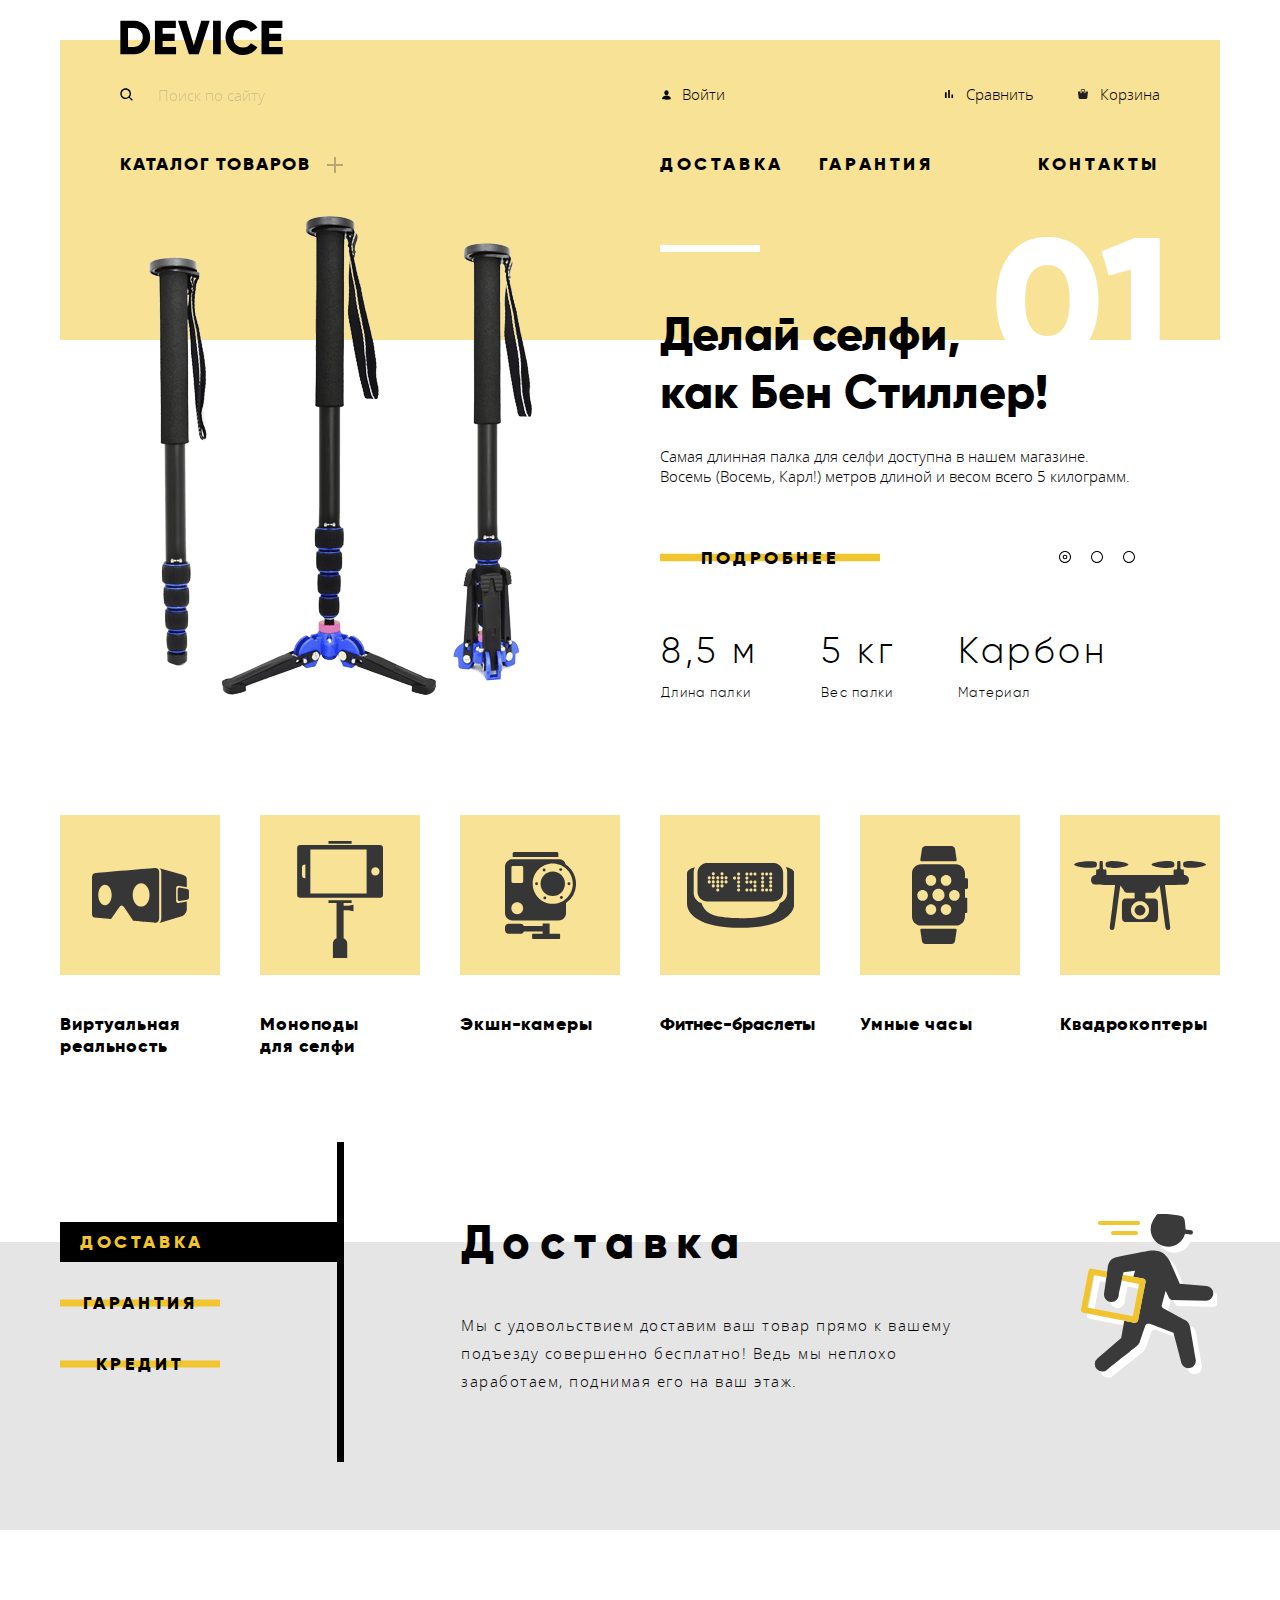
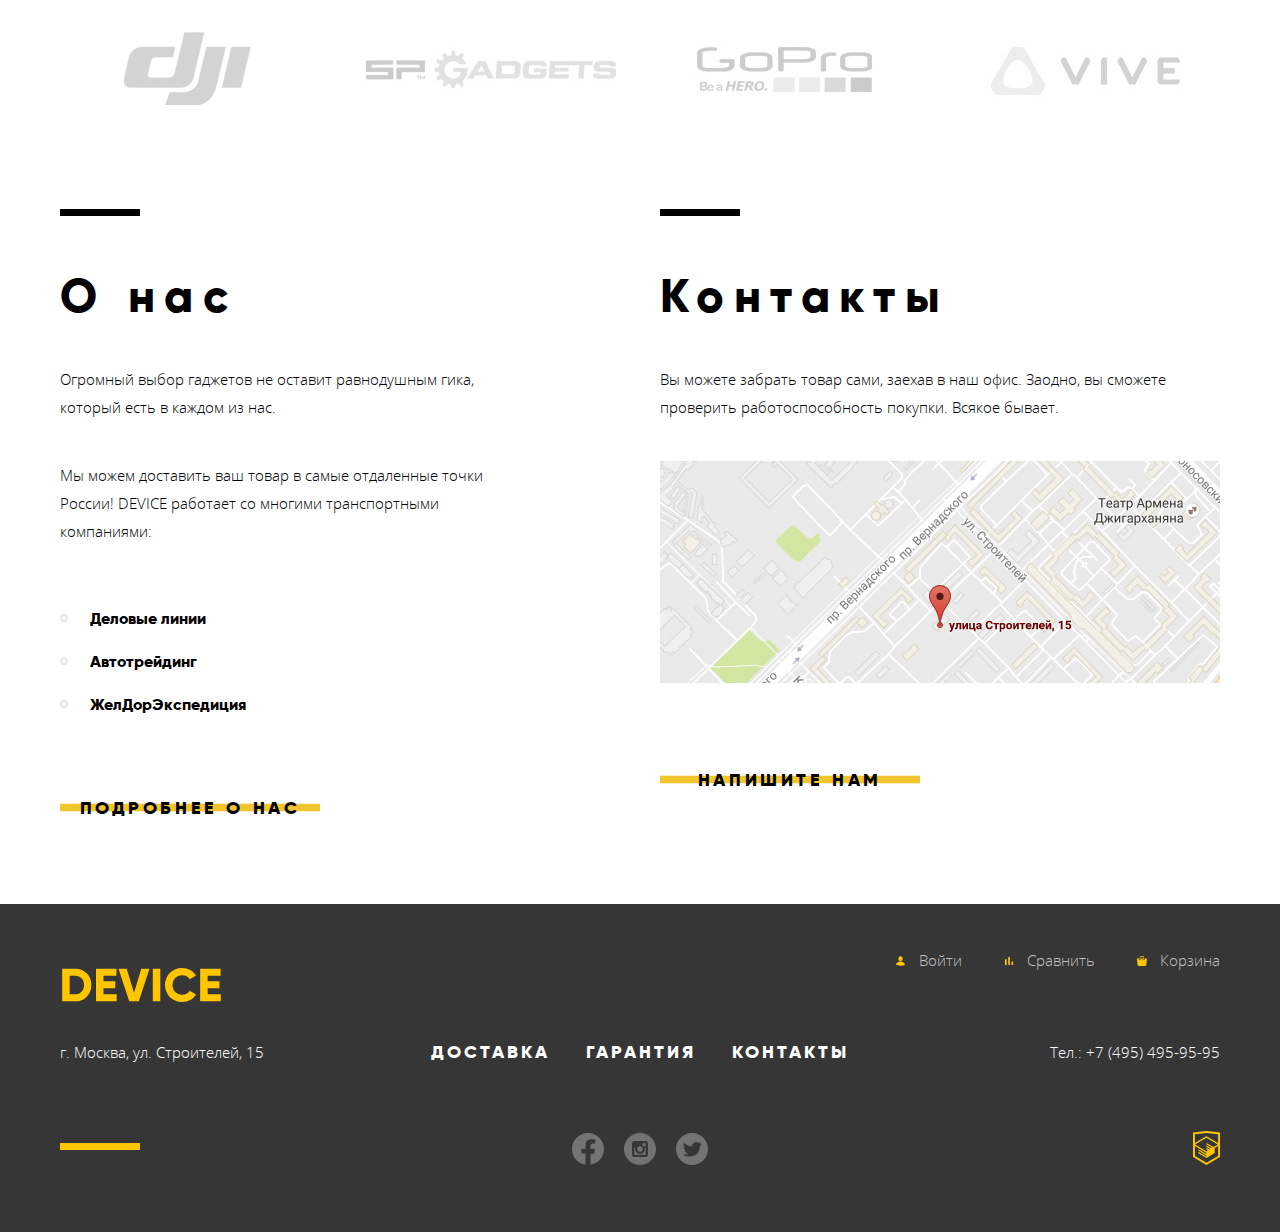
<file: index.html>
<!DOCTYPE html>
<html class="page" lang="ru">

<head>
  <meta charset="utf-8">
  <title>HTML Academy: Девайс</title>
  <link href="css/normalize.css" rel="stylesheet">
  <link href="css/style.min.css" rel="stylesheet">
</head>

<body class="page-body">
  <header class="main-header container">
    <nav class="main-navigation">
      <a class="main-header-logo">
        <img src="img/logo/logo-device.svg" width="163" height="38" alt="Логотип магазина Девайс">
      </a>
      <div class="header-container">
        <form class="search-form" action="https://echo.htmlacademy.ru" method="post">
          <label for="search"></label>
          <input id="search" aria-label="поиск" type="text" name="key-word" placeholder="Поиск по сайту">
          <button class="simple-button" type="submit">Найти</button>
        </form>

        <ul class="user-navigation">
          <li><a href="#" class="login-link">Войти</a></li>
        </ul>

        <ul class="compare-basket-navigation">
          <li><a href="#" class="compare-link">Сравнить</a></li>
          <li><a href="#" class="basket-link">Корзина</a></li>
        </ul>
      </div>

      <ul class="site-navigation">
        <li class="main-menu">
          <a href="catalog.html" class="catalog">Каталог товаров</a>
          <div class="catalog-menu">
            <ul class="catalog-menu-list">
              <li><a href="#">Виртуальная реальность</a></li>
              <li><a href="catalog.html">Моноподы для селфи</a></li>
              <li><a href="#">Экшн-камеры</a></li>
            </ul>
            <ul class="catalog-menu-list">
              <li><a href="#">Фитнес-браслеты</a></li>
              <li><a href="#">Умные часы</a></li>
            </ul>
            <ul class="catalog-menu-list">
              <li><a href="#">Квадрокоптеры</a></li>
            </ul>
          </div>
        </li>
        <li class="main-menu"><a href="#">Доставка</a></li>
        <li class="main-menu"><a href="#">Гарантия</a></li>
        <li class="main-menu"><a href="#">Контакты</a></li>
      </ul>
    </nav>
  </header>

  <main>
    <h1 class="visually-hidden">Девайс</h1>

    <section class="slider container">
      <h2 class="visually-hidden">Топовые товары</h2>

      <ul class="slider-list">
        <li class="slide slide-1 slide-current" id="slide1">
          <div class="slide-picture">
            <img src="img/bg/slider-1.png" width="384" height="486" alt="Палка для селфи">
          </div>

          <div class="slide-details striped">
            <p class="slide-number">01</p>

            <h3>Делай селфи,<br> как Бен Стиллер!</h3>

            <p class="slide-comment">Самая длинная палка для селфи доступна в нашем магазине.<br>
              Восемь (Восемь, Карл!) метров длиной и весом всего 5 килограмм.</p>

            <a class="button" href="#">Подробнее</a>

            <table class="slide-description">
              <tr class="slide-description-numbers">
                <td class="slide-description-length" aria-labelledby="comment-product1-length">8,5 м</td>
                <td class="slide-description-weight" aria-labelledby="comment-product1-weight">5 кг</td>
                <td class="slide-description-material" aria-labelledby="comment-product1-material">Карбон</td>
              </tr>
              <tr class="slide-description-numbers-comment">
                <td id="comment-product1-length">Длина палки</td>
                <td id="comment-product1-weight">Вес палки</td>
                <td id="comment-product1-material">Материал</td>
              </tr>
            </table>
          </div>
        </li>

        <li class="slide slide-2" id="slide2">
          <div class="slide-picture">
            <img src="img/bg/slider-2.png" width="345" height="485" alt="Фитнес-браслет">
          </div>

          <div class="slide-details striped">
            <p class="slide-number">02</p>

            <h3>Худеем<br>правильно!</h3>

            <p class="slide-comment">Мотивирующие фитнес-браслеты помогут найти в себе силы<br>
              не пропускать занятия и соблюдать диету.</p>

            <a class="button" href="#">Подробнее</a>

            <table class="slide-description">
              <tr class="slide-description-numbers">
                <td class="slide-description-battery" aria-labelledby="comment-product2-battery">48 часов</td>
              </tr>
              <tr class="slide-description-numbers-comment">
                <td id="comment-product2-battery">Без подзарядки</td>
              </tr>
            </table>
          </div>
        </li>

        <li class="slide slide-3" id="slide3">
          <div class="slide-picture">
            <img src="img/bg/slider-3.png" width="526" height="334" alt="Квадрокоптер">
          </div>

          <div class="slide-details striped">
            <p class="slide-number">03</p>

            <h3>Порхает как бабочка,<br>жалит как пчела!</h3>

            <p class="slide-comment">Этот обычный, на первый взгляд, квадрокоптер оснащен <br>
              мощным лазером, замаскированным под стандартную камеру.</p>

            <a class="button" href="#">Подробнее</a>

            <table class="slide-description">
              <tr class="slide-description-numbers">
                <td class="slide-description-distance" aria-labelledby="comment-product3-distance">800 м</td>
                <td class="slide-description-radius" aria-labelledby="comment-product3-radius">50 м</td>
              </tr>
              <tr class="slide-description-numbers-comment">
                <td id="comment-product3-distance">Дальность полета</td>
                <td id="comment-product3-radius">Радиус поражения</td>
              </tr>
            </table>
          </div>
        </li>
      </ul>

      <div class="slider-controls">
        <button class="dot current" type="button" aria-label="Первый слайд" data-slide-index="0"></button>
        <button class="dot" type="button" aria-label="Второй слайд" data-slide-index="1"></button>
        <button class="dot" type="button" aria-label="Третий слайд" data-slide-index="2"></button>
      </div>
    </section>

    <section class="popular-products container">
      <h2 class="visually-hidden">Популярные товары</h2>

      <ul class="products-list">
        <li class="product">
          <a href="#" class="product-link product-link-virtual">Виртуальная реальность</a>
        </li>

        <li class="product">
          <a href="#" class="product-link product-link-monopods">Моноподы<br>для селфи</a>
        </li>

        <li class="product">
          <a href="#" class="product-link product-link-camera">Экшн-камеры</a>
        </li>

        <li class="product">
          <a href="#" class="product-link product-link-bracelet">Фитнес-браслеты</a>
        </li>

        <li class="product">
          <a href="#" class="product-link product-link-smart-watch">Умные часы</a>
        </li>

        <li class="product">
          <a href="#" class="product-link product-link-quadrocopters">Квадрокоптеры</a>
        </li>
      </ul>
    </section>

    <section class="services">
      <div class="container">
        <h2 class="visually-hidden">Услуги</h2>

        <div class="services-list-slides">
          <ul class="services-list">
            <li><button class="services-item button services-item-active" type="button" data-button-index="0">Доставка</button></li>
            <li><button class="services-item button" type="button" data-button-index="1">Гарантия</button></li>
            <li><button class="services-item button" type="button" data-button-index="2">Кредит</button></li>
          </ul>

          <ul class="services-slides">
            <li class="services-slide services-slide1 services-slide-current">
              <div class="services-slide-description">
                <h3>Доставка</h3>

                <p>Мы с удовольствием доставим ваш товар прямо к вашему<br>
                  подъезду совершенно бесплатно! Ведь мы неплохо<br>
                  заработаем, поднимая его на ваш этаж.</p>
              </div>
            </li>

            <li class="services-slide services-slide2">
              <div class="services-slide-description">
                <h3>Гарантия</h3>

                <p>Если из-за возгорания купленного у нас товара у вас сгорит дом —<br>
                  не переживайте, мы выдадим вам новый<br>
                  Товар, не дом, конечно же.</p>
              </div>
            </li>

            <li class="services-slide services-slide3">
              <div class="services-slide-description">
                <h3>Кредит</h3>

                <p>Залезть в долговую яму стало проще! Кредитные консультанты<br>
                  подберут для вас наиболее выгодные<br>
                  условия кредита. Выгодные для нашего банка, разумеется.</p>
              </div>
            </li>
          </ul>
        </div>
      </div>
    </section>

    <section class="partners container">
      <h2 class="visually-hidden">Партнеры</h2>
      <ul class="partner-list">
        <li class="partner"><a href="#" target="_blank"><img src="img/logo/logo-dji.png" width="260" height="100" alt="Партнер DJI"></a></li>
        <li class="partner"><a href="#" target="_blank"><img src="img/logo/logo-gadjets.png" width="260" height="100" alt="Партнер SP GADGETS"></a></li>
        <li class="partner"><a href="#" target="_blank"><img src="img/logo/logo-gopro.png" width="260" height="100" alt="Партнер GoPro"></a></li>
        <li class="partner"><a href="#" target="_blank"><img src="img/logo/logo-vive.png" width="260" height="100" alt="Партнер VIVE"></a></li>
      </ul>
    </section>

    <div class="index-columns firm-contacts container">
      <section class="about_firm">
        <h2 class="striped">О нас</h2>
        <p>Огромный выбор гаджетов не оставит равнодушным гика, который есть в каждом из нас.</p>
        <p>Мы можем доставить ваш товар в самые отдаленные точки России! DEVICE работает со многими транспортными
          компаниями:</p>
        <ul class="transport-firm-list">
          <li class="transport-firm-item">Деловые линии</li>
          <li class="transport-firm-item">Автотрейдинг</li>
          <li class="transport-firm-item">ЖелДорЭкспедиция</li>
        </ul>

        <a class="button" href="#">Подробнее о нас</a>
      </section>

      <section class="contacts">
        <h2 class="striped">Контакты</h2>
        <p>Вы можете забрать товар сами, заехав в наш офис. Заодно, вы сможете проверить работоспособность покупки.
          Всякое
          бывает.</p>

        <p class="contacts-map">
          <a href="https://www.google.com/maps/" class="contacts-map-link" target="_blank"><img src="img/content/map.png" width="560" height="222" alt="Адрес на карте - ул. Строителей 15, Москва"></a>
        </p>
        <a class="button write-to-us-link" href="write_to_us.html">Напишите нам</a>
      </section>
    </div>
  </main>

  <footer class="main-footer">
    <div class="container">
      <div class="container-row-1">
        <a class="main-footer-logo">
          <svg xmlns="http://www.w3.org/2000/svg" width="163" height="34" viewBox="0 0 164 35">
            <path d="m0.35 0.7v33.6h13.532a15.723 15.723 0 0 0 11.72-4.824 16.464 16.464 0 0 0 4.712-11.976 16.465 16.465 0 0 0-4.712-11.976 15.723 15.723 0 0 0-11.72-4.824zm7.733 26.208v-18.819h5.8a8.648 8.648 0 0 1 6.5 2.568 9.412 9.412 0 0 1 2.489 6.84 9.41 9.41 0 0 1-2.489 6.84 8.646 8.646 0 0 1-6.5 2.568h-5.8zm34.8-5.952h12.082v-7.3h-12.086v-5.567h13.291v-7.389h-21.024v33.6h21.265v-7.392h-13.532v-5.952zm36.343 13.344 11.019-33.6h-8.458l-7.491 24.72-7.491-24.72h-8.457l11.019 33.6zm14.4 0h7.733v-33.6h-7.733zm38.615-1.416a15.514 15.514 0 0 0 6.041-5.688l-6.67-3.84a7.488 7.488 0 0 1-3.165 3.024 9.874 9.874 0 0 1-4.664 1.1 9.594 9.594 0 0 1-7.177-2.736 9.907 9.907 0 0 1-2.682-7.248 9.908 9.908 0 0 1 2.682-7.248 9.594 9.594 0 0 1 7.177-2.736 9.914 9.914 0 0 1 4.64 1.08 7.6 7.6 0 0 1 3.189 3.048l6.67-3.84a15.881 15.881 0 0 0-6.09-5.688 17.419 17.419 0 0 0-8.409-2.088 17.12 17.12 0 0 0-17.592 17.472 17.12 17.12 0 0 0 17.589 17.476 17.519 17.519 0 0 0 8.458-2.088zm17.881-11.928h12.082v-7.3h-12.085v-5.567h13.29v-7.389h-21.022v33.6h21.264v-7.392h-13.532v-5.952z" />
          </svg>
        </a>

        <ul class="container-row-1-links">
          <li><a href="#" class="footer-link login-footer-link">Войти</a></li>
          <li><a href="#" class="footer-link compare-footer-link">Сравнить</a></li>
          <li><a href="#" class="footer-link basket-footer-link">Корзина</a></li>
        </ul>
      </div>

      <div class="container-row-2">
        <p class="footer-contacts-address">г. Москва, ул. Строителей, 15</p>

        <ul class="footer-services-list">
          <li class="footer-services-item"><a href="#">Доставка</a></li>
          <li class="footer-services-item"><a href="#">Гарантия</a></li>
          <li class="footer-services-item"><a href="#">Контакты</a></li>
        </ul>

        <a class="footer-contacts-telephone" href="tel:+74954959595">Тел.: +7 (495) 495-95-95</a>
      </div>

      <div class="container-row-3 striped">
        <ul class="footer-social">
          <li>
            <a class="social-button link-fb" href="#"><span class="visually-hidden">Фейсбук</span></a>
          </li>
          <li>
            <a class="social-button link-instagram" href="#"><span class="visually-hidden">Инстаграм</span></a>
          </li>
          <li>
            <a class="social-button link-twitter" href="#"><span class="visually-hidden">Твитер</span></a>
          </li>
        </ul>

        <a class="logo-htmlacademy" href="https://htmlacademy.ru/intensive/htmlcss" target="_blank">
          <img src="img/logo/logo-html.svg" width="27" height="35" alt="Логотип html Академии">
        </a>
      </div>
    </div>
  </footer>

  <section class="modal modal-letter">
    <h2 class="visually-hidden">Напишите нам</h2>
    <form class="letter-form" action="https://echo.htmlacademy.ru" method="post">
      <div class="letter-item-container">

        <p class="letter-item">
          <label for="letter-name">Ваше имя:</label>
          <input class="letter-name" id="letter-name" type="text" name="name" placeholder="Имя Фамилия">
        </p>

        <p class="letter-item">
          <label for="letter-email">Ваш e-mail:</label>
          <input class="letter-email" id="letter-email" type="email" name="email" placeholder="email@example.com">
        </p>

      </div>

      <p class="letter-item">
        <label for="letter-text">Текст письма:</label>
        <textarea class="letter-text" id="letter-text" name="text" placeholder="В свободной форме"></textarea>
      </p>

      <button class="button" type="submit">Отправить</button>
    </form>
    <button class="modal-close" type="button">Закрыть</button>
  </section>

  <section class="modal modal-map">
    <h2 class="visually-hidden">Как до нас добраться</h2>
    <iframe src="https://www.google.com/maps/embed?pb=!1m18!1m12!1m3!1d2249.1123749473672!2d37.52742931608692!3d55.6870340045298!2m3!1f0!2f0!3f0!3m2!1i1024!2i768!4f13.1!3m3!1m2!1s0x46b54cf65f5c8955%3A0x694710ccd55501e!2sUlitsa%20Stroiteley%2C%2015%2C%20Moskva%2C%20Russia%2C%20119311!5e0!3m2!1sen!2s!4v1593098373676!5m2!1sen!2s"
      style="border:0;" allowfullscreen="" aria-hidden="false" tabindex="0"
      width="960" height="559"
      title="Офис интернет-магазина по адресу ул. Строителей 15, Москва">
    </iframe>
    <button class="modal-close" type="button">Закрыть</button>
  </section>

  <script src="js/script.min.js"></script>
</body>
</html>
</file>
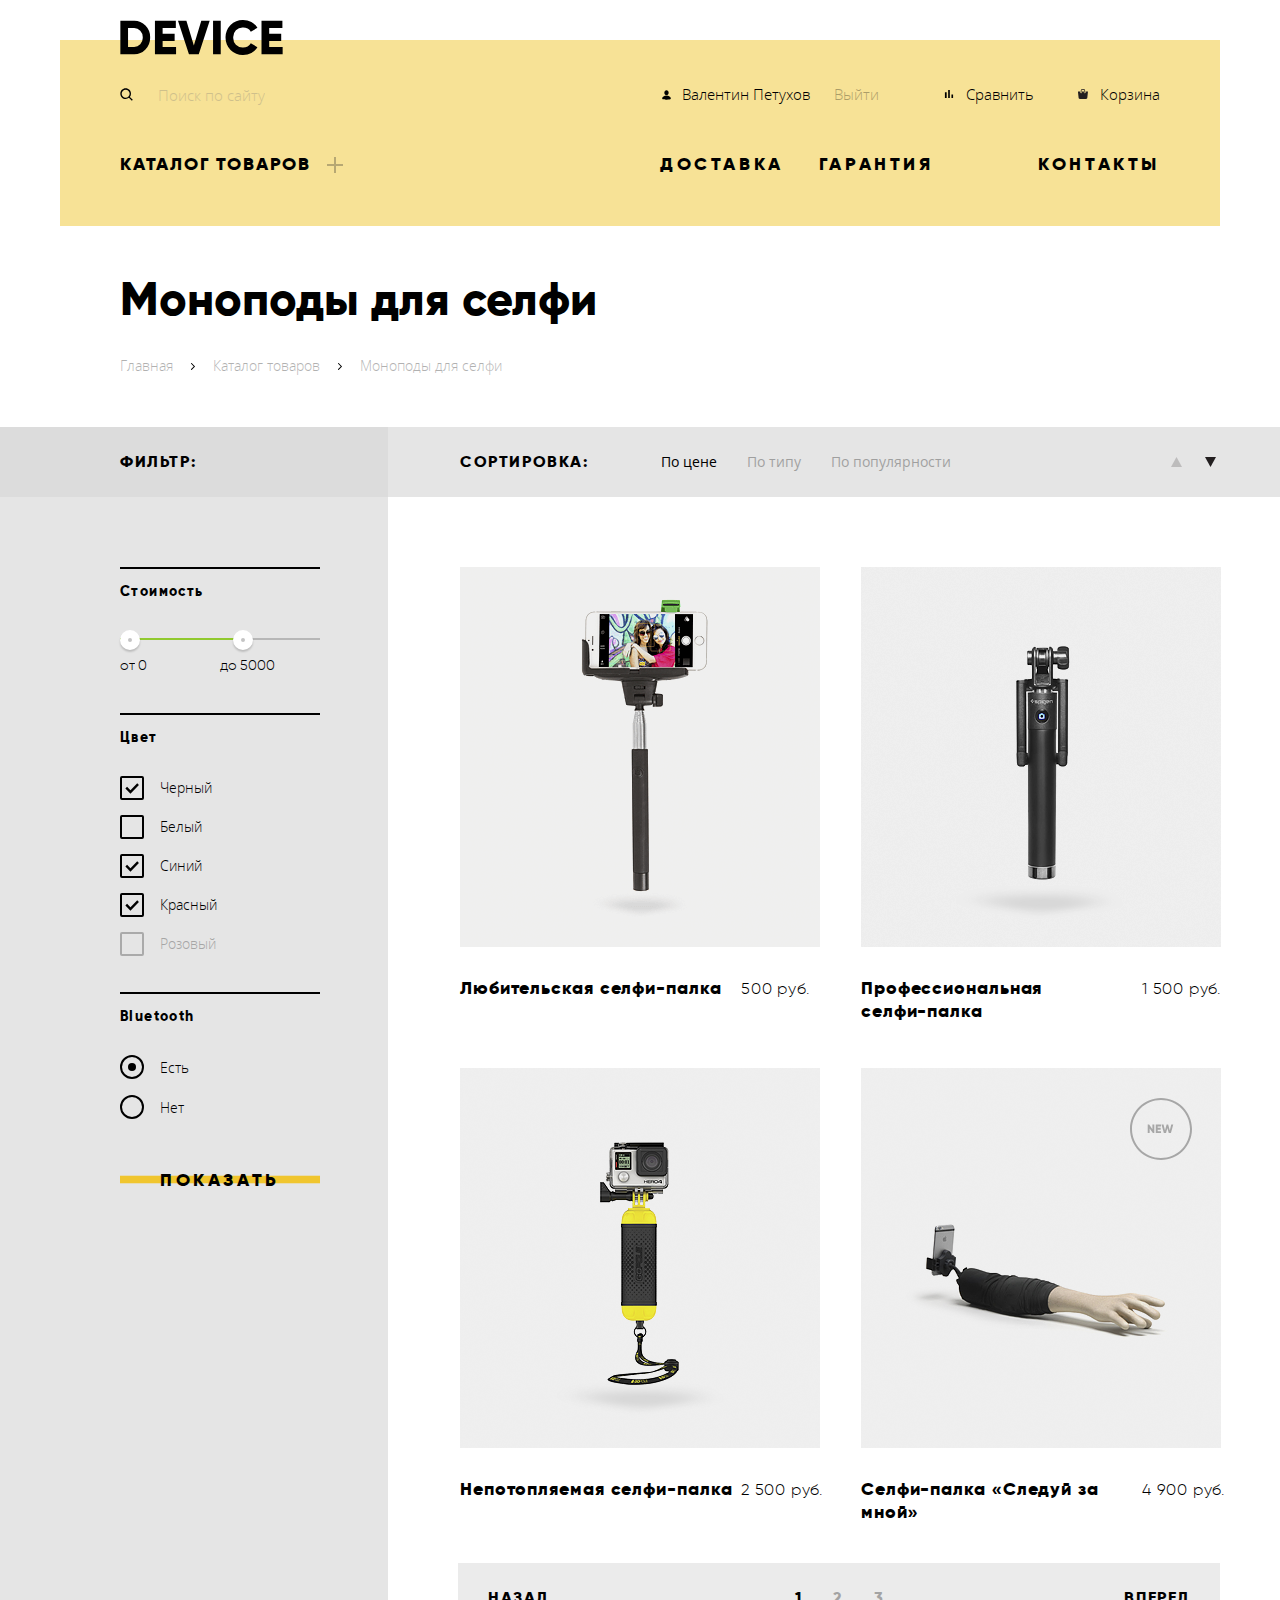
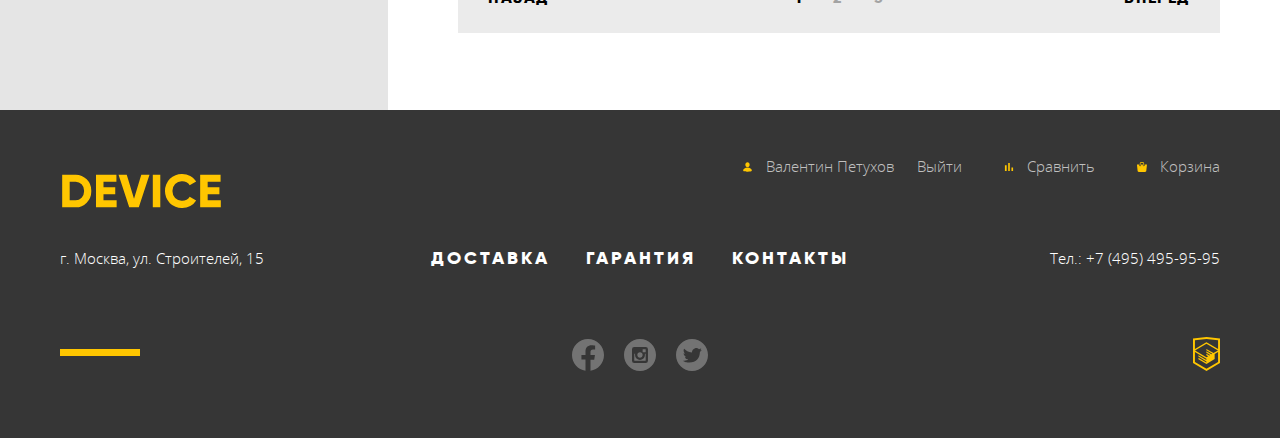
<file: catalog.html>
<!DOCTYPE html>
<html class="page" lang="ru">

<head>
  <meta charset="utf-8">
  <title>HTML Academy: Девайс</title>
  <link href="css/normalize.css" rel="stylesheet">
  <link href="css/style.min.css" rel="stylesheet">
</head>

<body class="page-body inner-page">
  <header class="main-header container">
    <nav class="main-navigation">
      <a class="main-header-logo" href="index.html">
        <img src="img/logo/logo-device.svg" width="163" height="38" alt="Логотип магазина Девайс">
      </a>
      <div class="header-container">
        <form class="search-form" action="https://echo.htmlacademy.ru" method="post">
          <label for="search"></label>
          <input id="search" aria-label="поиск" type="text" name="key-word" placeholder="Поиск по сайту">
          <button class="simple-button" type="submit">Найти</button>
        </form>

        <ul class="user-navigation">
          <li><a href="#" class="login-link">Валентин Петухов</a></li>
          <li><a href="#" class="user-navigation-inactive">Выйти</a></li>
        </ul>

        <ul class="compare-basket-navigation">
          <li><a href="#" class="compare-link">Сравнить</a></li>
          <li><a href="#" class="basket-link">Корзина</a></li>
        </ul>
      </div>
      <ul class="site-navigation">
        <li class="catalog-link main-menu">
          <a href="catalog.html" class="catalog">Каталог товаров</a>
          <div class="catalog-menu">
            <ul class="catalog-menu-list">
              <li><a href="#">Виртуальная реальность</a></li>
              <li class="catalog-menu-active"><a>Моноподы для селфи</a></li>
              <li><a href="#">Экшн-камеры</a></li>
            </ul>
            <ul class="catalog-menu-list">
              <li><a href="#">Фитнес-браслеты</a></li>
              <li><a href="#">Умные часы</a></li>
            </ul>
            <ul class="catalog-menu-list">
              <li><a href="#">Квадрокоптеры</a></li>
            </ul>
          </div>
        </li>
        <li class="main-menu"><a href="#">Доставка</a></li>
        <li class="main-menu"><a href="#">Гарантия</a></li>
        <li class="main-menu"><a href="#">Контакты</a></li>
      </ul>
    </nav>
  </header>

  <main>
    <div class="catalog-title-container container">
      <h1 class="page-title">Моноподы для селфи</h1>

      <ul class="breadcrumbs">
        <li><a href="index.html">Главная</a></li>
        <li><a href="catalog.html">Каталог товаров</a></li>
        <li class="breadcrumbs-current">Моноподы для селфи</li>
      </ul>
    </div>

    <div class="catalog-grid">
        <section class="filter">
          <h2 class="filter-title">Фильтр:</h2>

          <form class="filter-form" action="https://echo.htmlacademy.ru" method="get">

            <fieldset class="filter-item">
              <div class="filter-item-name">
                <h3>Стоимость</h3>
              </div>

              <div class="range-filter">
                <div class="range-controls">
                  <div class="scale">
                    <div class="bar"></div>
                  </div>
                  <div class="toggle toggle-min"></div>
                  <div class="toggle toggle-max"></div>
                </div>
                <div class="price-controls">
                  <label class="min-price">от<input name="min-price" type="text" value="0"></label>
                  <label class="max-price">до<input name="max-price" type="text" value="5000"></label>
                </div>
              </div>
            </fieldset>

            <fieldset class="filter-item">
              <div class="filter-item-name">
                <h3>Цвет</h3>
              </div>

              <ul>
                <li class="filter-option">
                  <input class="visually-hidden filter-input filter-input-checkbox" type="checkbox" name="black"
                    id="black" checked>
                  <label for="black">Черный</label>
                </li>
                <li class="filter-option">
                  <input class="visually-hidden filter-input filter-input-checkbox" type="checkbox" name="white"
                    id="white">
                  <label for="white">Белый</label>
                </li>
                <li class="filter-option">
                  <input class="visually-hidden filter-input filter-input-checkbox" type="checkbox" name="blue"
                    id="blue" checked>
                  <label for="blue">Синий</label>
                </li>
                <li class="filter-option">
                  <input class="visually-hidden filter-input filter-input-checkbox" type="checkbox" name="red"
                    id="red" checked>
                  <label for="red">Красный</label>
                </li>
                <li class="filter-option">
                  <input class="visually-hidden filter-input filter-input-checkbox" type="checkbox" name="pink"
                    id="pink" disabled>
                  <label for="pink">Розовый</label>
                </li>
              </ul>
            </fieldset>

            <fieldset class="filter-item">
              <div class="filter-item-name">
                <h3>Bluetooth</h3>
              </div>

              <ul>
                <li class="filter-option">
                  <input class="visually-hidden filter-input filter-input-radio" type="radio" name="available"
                    value="yes" id="filter-available-yes" checked>
                  <label for="filter-available-yes">Есть</label>
                </li>
                <li class="filter-option">
                  <input class="visually-hidden filter-input filter-input-radio" type="radio" name="available"
                    value="no" id="filter-available-no">
                  <label for="filter-available-no">Нет</label>
                </li>
              </ul>
            </fieldset>

            <button class="filter-button button" type="submit">Показать</button>
          </form>
        </section>

        <section class="sort">
          <div class="sort-wrap">
            <h3 class="sort-title">Сортировка:</h3>

            <ul class="sort-list">
              <li class="sort-item sort-item-current"><a href="#">По цене</a></li>
              <li class="sort-item"><a href="#">По типу</a></li>
              <li class="sort-item"><a href="#">По популярности</a></li>
            </ul>

            <ul class="up-down-list">
              <li><a href="#" class="up-down-item up up-down-item-current" aria-label="вверх"></a></li>
              <li><a href="#" class="up-down-item down" aria-label="вниз"></a></li>
            </ul>
          </div>
        </section>

        <section class="catalog-goods">
          <h2 class="visually-hidden">Каталог товаров</h2>

          <ul class="catalog-list">
            <li class="catalog-item">
              <div class="catalog-item-image-actions">
                <div class="catalog-item-image">
                  <img src="img/content/item-amateur-selfie-stick.png" width="360" height="380" alt="Любительская селфи-палка">
                </div>
                <div class="actions">
                  <a class="button add-to-basket" href="#">В корзину</a>
                  <a class="add-to-compare" href="#">Добавить к сравнению</a>
                </div>
              </div>

              <div class="catalog-item-container">
                <h3>
                  <a href="#">Любительская селфи-палка</a>
                </h3>
                <p class="catalog-item-price">500 руб.</p>
              </div>
            </li>

            <li class="catalog-item">
              <div class="catalog-item-image-actions">
                <div class="catalog-item-image">
                  <img src="img/content/item-prof-selfie-stick.png" width="360" height="380" alt="Профессиональная селфи-палка">
                </div>
                <div class="actions">
                  <a class="button add-to-basket" href="#">В корзину</a>
                  <a class="add-to-compare" href="#">Добавить к сравнению</a>
                </div>
              </div>

              <div class="catalog-item-container">
                <h3>
                  <a href="#">Профессиональная<br>селфи-палка</a>
                </h3>
                <p class="catalog-item-price">1 500 руб.</p>
              </div>
            </li>

            <li class="catalog-item">
              <div class="catalog-item-image-actions">
                <div class="catalog-item-image">
                  <img src="img/content/item-unsinkable-selfie-stick.png" width="360" height="380" alt="Непотопляемая селфи-палка">
                </div>
                <div class="actions">
                  <a class="button add-to-basket" href="#">В корзину</a>
                  <a class="add-to-compare" href="#">Добавить к сравнению</a>
                </div>
              </div>

              <div class="catalog-item-container">
                <h3>
                  <a href="#">Непотопляемая селфи-палка</a>
                </h3>
                <p class="catalog-item-price">2 500 руб.</p>
              </div>
            </li>

            <li class="catalog-item catalog-item-new">
              <div class="catalog-item-image-actions">
                <div class="catalog-item-image">
                  <img src="img/content/item-follow-me-selfie-stick.png" width="360" height="380" alt="Селфи-палка «Следуй за мной»">
                </div>
                <div class="actions">
                  <a class="button add-to-basket" href="#">В корзину</a>
                  <a class="add-to-compare" href="#">Добавить к сравнению</a>
                </div>
              </div>

              <div class="catalog-item-container">
                <h3>
                  <a href="#">Селфи-палка «Следуй за мной»</a>
                </h3>
                <p class="catalog-item-price">4 900 руб.</p>
              </div>
            </li>
          </ul>
        </section>

        <section class="pagination">
          <h2 class="visually-hidden">Страницы</h2>

          <ul class="pagination-container">
            <li class="page-side"><a href="#" class="page-back">Назад</a></li>
            <li class="page-number"><a class="page-number-link page-number-link-active">1</a></li>
            <li class="page-number"><a href="#" class="page-number-link">2</a></li>
            <li class="page-number"><a href="#" class="page-number-link">3</a></li>
            <li class="page-side"><a href="#" class="page-forward">Вперед</a></li>
          </ul>
        </section>

      </div>
  </main>

  <footer class="main-footer">
    <div class="container">
      <div class="container-row-1">
        <a class="main-footer-logo" href="index.html" aria-label="Главная страница">
          <svg xmlns="http://www.w3.org/2000/svg" width="163" height="34" viewBox="0 0 164 35">
            <path d="m0.35 0.7v33.6h13.532a15.723 15.723 0 0 0 11.72-4.824 16.464 16.464 0 0 0 4.712-11.976 16.465 16.465 0 0 0-4.712-11.976 15.723 15.723 0 0 0-11.72-4.824zm7.733 26.208v-18.819h5.8a8.648 8.648 0 0 1 6.5 2.568 9.412 9.412 0 0 1 2.489 6.84 9.41 9.41 0 0 1-2.489 6.84 8.646 8.646 0 0 1-6.5 2.568h-5.8zm34.8-5.952h12.082v-7.3h-12.086v-5.567h13.291v-7.389h-21.024v33.6h21.265v-7.392h-13.532v-5.952zm36.343 13.344 11.019-33.6h-8.458l-7.491 24.72-7.491-24.72h-8.457l11.019 33.6zm14.4 0h7.733v-33.6h-7.733zm38.615-1.416a15.514 15.514 0 0 0 6.041-5.688l-6.67-3.84a7.488 7.488 0 0 1-3.165 3.024 9.874 9.874 0 0 1-4.664 1.1 9.594 9.594 0 0 1-7.177-2.736 9.907 9.907 0 0 1-2.682-7.248 9.908 9.908 0 0 1 2.682-7.248 9.594 9.594 0 0 1 7.177-2.736 9.914 9.914 0 0 1 4.64 1.08 7.6 7.6 0 0 1 3.189 3.048l6.67-3.84a15.881 15.881 0 0 0-6.09-5.688 17.419 17.419 0 0 0-8.409-2.088 17.12 17.12 0 0 0-17.592 17.472 17.12 17.12 0 0 0 17.589 17.476 17.519 17.519 0 0 0 8.458-2.088zm17.881-11.928h12.082v-7.3h-12.085v-5.567h13.29v-7.389h-21.022v33.6h21.264v-7.392h-13.532v-5.952z" />
          </svg>
        </a>

        <ul class="container-row-1-links">
          <li><a href="#" class="footer-link login-footer-link">Валентин Петухов</a></li>
          <li class="item-exit"><a href="#" class="footer-link exit">Выйти</a></li>
          <li><a href="#" class="footer-link compare-footer-link">Сравнить</a></li>
          <li><a href="#" class="footer-link basket-footer-link">Корзина</a></li>
        </ul>
      </div>

      <div class="container-row-2">
        <p class="footer-contacts-address">г. Москва, ул. Строителей, 15</p>

        <ul class="footer-services-list">
          <li class="footer-services-item"><a href="#">Доставка</a></li>
          <li class="footer-services-item"><a href="#">Гарантия</a></li>
          <li class="footer-services-item"><a href="#">Контакты</a></li>
        </ul>

        <a class="footer-contacts-telephone" href="tel:+74954959595">Тел.: +7 (495) 495-95-95</a>
      </div>

      <div class="container-row-3 striped">
        <ul class="footer-social">
          <li>
            <a class="social-button link-fb" href="#"><span class="visually-hidden">Фейсбук</span></a>
          </li>
          <li>
            <a class="social-button link-instagram" href="#"><span class="visually-hidden">Инстаграм</span></a>
          </li>
          <li>
            <a class="social-button link-twitter" href="#"><span class="visually-hidden">Твитер</span></a>
          </li>
        </ul>

        <a class="logo-htmlacademy" href="https://htmlacademy.ru/intensive/htmlcss" target="_blank">
          <img src="img/logo/logo-html.svg" width="27" height="35" alt="Логотип html Академии">
        </a>
      </div>
    </div>
  </footer>
</body>
</html>
</file>
<file: css/style.min.css>
@keyframes bounce{0%{transform:translate(0,-200%)}70%{transform:translate(0,-30%)}90%{transform:translate(0,-60%)}to{transform:translate(0,-50%)}}@keyframes shake{0%,to{transform:translate(0,-50%)}10%,30%,50%,70%,90%{transform:translate(5%,-50%)}20%,40%,60%,80%{transform:translate(-5%,-50%)}}@font-face{font-family:"Gilroy";src:url(../fonts/gilroyextrabold.woff2) format("woff2"),url(../fonts/gilroyextrabold.woff) format("woff");font-weight:800;font-style:normal}@font-face{font-family:"Gilroy";src:url(../fonts/gilroylight.woff2) format("woff2"),url(../fonts/gilroylight.woff) format("woff");font-weight:300;font-style:normal}@font-face{font-family:"Open Sans";src:url(../fonts/opensans.woff2) format("woff2"),url(../fonts/opensans.woff) format("woff");font-weight:400;font-style:normal}@font-face{font-family:"Open Sans";src:url(../fonts/opensanslight.woff2) format("woff2"),url(../fonts/opensanslight.woff) format("woff");font-weight:300;font-style:normal}:root{--basic-black: #000000;--basic-dark: #363636;--basic-gray: #464646;--basic-half-gray: #7E7E7E;--basic-grey-light: #E5E5E5;--basic-white: #FFFFFF;--special-yellow: #F7E296;--special-yellow-dark: #F0C52E;--special-yellow-light: #F7E296;--basic-no-valid: #F6DADA;--back-filter: #DCDCDC;--back-page: #EBEBEB;--back-page-parts: #D9D9D9;--symbol-color-footer: #FFC600;--link-social-hover: #B5B5B5;--link-social-focus: #595959;--color-dark-text-hover: rgba(0,0,0,0.6);--color-dark-text-focus: rgba(0,0,0,0.3);--color-text-input: rgba(0,0,0,0.4);--color-grey-line: rgba(0,0,0,0.2);--color-light-text: rgba(255,255,255,0.7);--color-light-text-focus: rgba(255,255,255,0.3);--special-green: #91C92F;--color-toggle: #C4C4C4;--color-disabled: #A6A6A6;--shadow: rgba(0, 0, 0, 0.15);--shadow-toggle: rgba(0, 0, 0, 0.18);--input-back: #f2f2f2;--input-hover: #eaeaea}a,body{color:var(--basic-black)}body{min-width:1200px;font-family:"Open Sans",Arial,sans-serif;font-size:15px;line-height:30px;background:var(--basic-white)}a{text-decoration:none}img{max-width:100%;height:auto}.page{height:100%}.page-body{min-height:100%;display:grid;grid-template-rows:min-content 1fr min-content;align-content:start}.visually-hidden:not(:focus):not(:active),input[type=checkbox].visually-hidden,input[type=radio].visually-hidden{position:absolute;width:1px;height:1px;margin:-1px;border:0;padding:0;white-space:nowrap;clip-path:inset(100%);clip:rect(0 0 0 0);overflow:hidden}.striped{position:relative}.striped::before{content:"";position:absolute;display:block;width:80px;height:7px;padding:0;margin:0}.button{display:inline-block;vertical-align:top;min-width:160px;border:0;padding-top:10px;padding-bottom:9px;font-family:"Gilroy",Arial,sans-serif;font-size:18px;line-height:24px;font-weight:800;text-align:center;color:var(--basic-black);text-transform:uppercase;letter-spacing:.2em;background-image:linear-gradient(to bottom,transparent 40%,var(--special-yellow-dark) 42.5%,var(--special-yellow-dark) 57.5%,transparent 60%);background-color:transparent}.button:hover{background-color:var(--special-yellow-dark)}.button:active,.button:focus{color:var(--color-dark-text-focus)}.modal-close{position:absolute;width:55px;height:55px;top:22px;right:22px;font-size:0;background:url(../img/icons/modal-close.svg) no-repeat top;opacity:.5;border:0;outline:0;cursor:pointer}.modal-close:hover{opacity:1}.modal-close:active,.modal-close:focus,.product-link:active::before,.product-link:focus::before{opacity:.3}.container{width:1160px;padding:0;margin:0 auto}.index-columns{padding:0;display:flex;justify-content:space-between}.main-header{min-height:205px;margin-bottom:0;background-image:linear-gradient(var(--basic-white) 40px,var(--special-yellow) 0)}.main-navigation{padding:20px 60px 0;display:flex;flex-direction:column}.main-header-logo{width:163px;height:38px;margin-left:0;margin-top:0;margin-bottom:20px}.compare-basket-navigation a:hover,.main-header-logo[href]:hover,.user-navigation a:hover{opacity:.5}.main-header-logo[href]:active{opacity:.2}.header-container{padding-top:0;margin-bottom:22px;display:flex}.breadcrumbs,.catalog-list,.catalog-menu-list,.compare-basket-navigation,.container-row-1-links,.footer-services-list,.footer-social,.pagination-container,.partner-list,.products-list,.services-list,.services-slides,.site-navigation,.slider-list,.sort-list,.transport-firm-list,.up-down-list,.user-navigation{list-style:none}.compare-basket-navigation a,.site-navigation a,.user-navigation a{color:var(--basic-black)}.compare-basket-navigation a:active,.compare-basket-navigation a:focus,.user-navigation a:active,.user-navigation a:focus{opacity:.2}.search-form{width:440px;padding:0;margin:0 100px 0 0;display:flex;justify-content:flex-start}.search-form .simple-button,.search-form input{height:49px;font:inherit;background-color:transparent}.search-form input{box-sizing:border-box;width:355px;padding:0 15px 14px 38px;margin:0;font-weight:300;line-height:20px;color:var(--basic-black);background-image:url(../img/icons/search.svg);background-repeat:no-repeat;background-position:0 10px;border:0;border-bottom:2px solid transparent;outline:0}.search-form .simple-button{display:none;width:85px;text-transform:uppercase;border:2px solid var(--basic-black)}.search-form input:focus{border-bottom:2px solid var(--basic-black);opacity:1}.search-form input::placeholder{opacity:.3}.search-form input:hover::placeholder{opacity:.6}.search-form input:focus+.simple-button{display:block}.simple-button:hover{background-color:var(--basic-black);color:var(--basic-white)}.simple-button:active,.simple-button:focus{color:var(--color-light-text-focus);display:block}.user-navigation{padding:0;margin:6px 0 0;width:280px;display:flex}.user-navigation li{padding-right:24px}.user-navigation-inactive{opacity:.3}.login-link{padding-left:22px;display:inline-block;vertical-align:bottom;position:relative}.basket-link::before,.compare-link::before,.login-link::before{content:"";position:absolute;top:6px;left:2px;width:13px;height:14px;background-image:url(../img/icons/user.svg);background-repeat:no-repeat;background-position:0 0}.compare-basket-navigation{width:216px;padding:0;margin:6px 0 0 auto;display:flex;justify-content:space-between}.compare-basket-navigation li,.user-navigation li{font-weight:300;line-height:20px}.compare-link{width:91px}.basket-link::before,.compare-link::before{top:5px;left:0;width:14px;background-image:url(../img/icons/compare.svg)}.basket-link,.compare-link{padding-left:22px;display:inline-block;vertical-align:bottom;position:relative}.basket-link::before{width:10px;height:10px;background-image:url(../img/icons/cart.svg)}.site-navigation{padding:0;margin:0;display:flex}.site-navigation a:hover{color:var(--color-dark-text-hover)}.site-navigation a:active,.site-navigation a:focus{color:var(--color-dark-text-focus)}.site-navigation>li:first-child{width:300px;margin-right:240px;position:relative}.site-navigation li:nth-child(2),.site-navigation li:nth-child(3){margin-right:35px}.site-navigation li:last-child{margin-right:0;margin-left:auto}.main-menu>a{font-family:"Gilroy",Arial,sans-serif;font-weight:800;font-size:18px;line-height:22px;letter-spacing:.2em;text-transform:uppercase}.main-menu .catalog{padding-right:40px;letter-spacing:.1em;display:inline-block;vertical-align:baseline;position:relative}.catalog::after{content:"";position:absolute;top:4px;right:8px;width:16px;height:16px;background-image:url(../img/icons/plus.svg);background-repeat:no-repeat;background-position:0 0;opacity:.3}.catalog-menu{display:none;position:absolute;top:100%;left:-60px;width:1040px;min-height:162px;padding:0 60px;margin:0;background-color:var(--special-yellow);z-index:3}.main-menu:first-child:focus-within .catalog-menu,.main-menu:first-child:hover .catalog-menu{display:flex;justify-content:flex-start}.catalog-menu-list{max-width:200px;padding:0;margin:12px 61px 0 0;font-weight:300;font-size:15px;line-height:20px}.catalog-menu-list li{padding:0;margin:15px 0}.slider{min-height:528px;padding:0;margin-top:0;margin-bottom:82px;background:linear-gradient(var(--special-yellow) 135px,var(--basic-white) 0);position:relative;z-index:2}.slide,.slider-list{padding:0;margin:0}.slide{display:none}.slide-current{display:grid;grid-template-columns:580px 560px;column-gap:20px}.slide-picture{min-height:500px;grid-column-start:1;grid-column-end:2;display:flex;justify-content:center;align-items:center}.slide-1 .slide-picture{padding-right:20px}.slide-2 .slide-picture{padding-top:24px}.slide-3 .slide-picture{padding-top:5px}.slide-details{padding:100px 0 0;margin:0;width:560px;grid-column-start:2;grid-column-end:3;position:relative}.slide-details::before{top:40px;left:0;width:100px;background-color:var(--basic-white)}.slide-details h3,.slide-number{padding:0;font-family:"Gilroy",Arial,sans-serif;font-style:normal;font-weight:800}.slide-number{margin:0;position:absolute;right:48px;top:11px;font-size:179px;line-height:172px;color:var(--basic-white)}.slide-details h3{margin:0 0 25px;font-size:47px;line-height:58px;position:relative}.slide-comment{margin-bottom:50px;font-weight:300;line-height:20px;vertical-align:top}.slide-details .button{width:220px;margin-bottom:50px}.slide-description{padding:0;margin:0;border:0;border-collapse:collapse;border-spacing:0}.slide-description-length{width:158px}.slide-description-weight{width:135px}.slide-description-material{width:147px}.slide-description-battery{width:182px}.slide-description-distance{width:159px}.slide-description-radius{width:137px}.slide-description-numbers,.slide-description-numbers-comment{font-family:"Gilroy",Arial,sans-serif;font-style:normal;font-weight:300;font-size:36px;line-height:42px;letter-spacing:.1em}.slide-description-numbers-comment{font-size:13px;line-height:15px}.slide-description-numbers-comment td{padding-top:12px}.slider-controls{position:absolute;bottom:170px;right:85px;max-width:200px;display:flex;justify-content:flex-end;flex-wrap:wrap}.slider-controls button{padding:0;margin:0 0 0 20px;width:12px;height:12px;cursor:pointer;border:0;background-color:transparent;background-image:url(../img/icons/slider-button-empty.svg);background-size:cover;background-position:center}.slider-controls .current{background-image:url(../img/icons/slider-button.svg)}.products-list{padding:0;margin:0 0 45px;display:flex;flex-wrap:wrap}.products-list li{padding:0;margin:0 40px 40px 0;width:160px}.partner-list li:nth-child(4n),.products-list li:nth-child(6n){margin-right:0}.product-link{padding:198px 0 0;margin:0;width:160px;display:block;font-family:"Gilroy",Arial,sans-serif;font-weight:800;font-size:18px;line-height:22px;letter-spacing:.05em;background:linear-gradient(var(--special-yellow) 160px,var(--basic-white) 0);position:relative}.product-link::before{content:"";width:160px;height:160px;position:absolute;top:0;left:0;background-position:center;background-repeat:no-repeat}.product-link:hover{background:linear-gradient(to bottom,var(--special-yellow-dark) 160px,var(--basic-white) 0)}.product-link:active,.product-link:focus{color:var(--color-dark-text-focus)}.product-link-virtual::before{background-image:url(../img/content/virtual.svg)}.product-link-monopods::before{background-image:url(../img/content/monopods.svg);background-position:center 26px}.product-link-camera::before{background-image:url(../img/content/camera.svg)}.product-link-bracelet::before{background-image:url(../img/content/bracelet.svg)}.product-link-smart-watch::before{background-image:url(../img/content/smart-watch.svg)}.product-link-quadrocopters::before{background-image:url(../img/content/quadrocopters.svg)}.product-link-bracelet{letter-spacing:0}.services{padding:0;margin:0 0 90px;min-height:388px;background-image:linear-gradient(var(--basic-white) 100px,var(--basic-grey-light) 0);position:relative}.services-list-slides{padding:0;display:flex}.services-list{padding:80px 0 20px;margin:0;width:277px;min-height:220px;border-right:7px solid var(--basic-black)}.services-item{padding:0;margin:0 0 21px;width:160px;min-height:40px}.services-item-active,.services-item:focus{padding-left:20px;width:277px;outline:0;text-align:left;color:var(--special-yellow-dark);background-color:var(--basic-black);background-image:none}.services-item-active:hover{color:var(--special-yellow-dark);background-color:var(--basic-black)}.services-slides{padding:52px 0 0 117px;margin:0}.services-slide{padding:0;margin:0;min-height:200px;display:none;background-repeat:no-repeat}.services-slide-current{display:block}.services-slide-description{width:760px}.services-slide-description h3{padding:19px 0 0;margin:0 0 40px;font-family:"Gilroy",Arial,sans-serif;font-weight:800;font-size:47px;line-height:58px;letter-spacing:.2em}.services-slide-description p{padding:0;margin:0;width:575px;font-weight:300;line-height:28px;letter-spacing:.1em}.services-slide1{background-image:url(../img/decor/delivery.svg);background-position:620px 20px}.services-slide2{background-image:url(../img/decor/warranty.svg);background-position:605px 4px}.services-slide3{background-image:url(../img/decor/credit.svg);background-position:595px 0}.partner-list{padding:0;margin:0 0 60px;min-height:100px;display:flex;justify-content:center;flex-wrap:wrap}.partner-list li{padding:0;margin:0 40px 20px 0;display:block}.partner a{filter:grayscale(100%);opacity:.2}.partner a:active,.partner a:focus,.partner a:hover{filter:grayscale(0);opacity:1}.firm-contacts{margin-bottom:75px}.firm-contacts h2{padding:58px 0 0;margin:0 0 40px;font-family:"Gilroy",Arial,sans-serif;font-weight:800;font-size:47px;line-height:58px;letter-spacing:.2em;position:relative}.firm-contacts h2::before{left:0;top:0;width:80px;background-color:var(--basic-black)}.firm-contacts p{margin:0 0 40px;font-weight:300;line-height:28px}.firm-contacts .button{width:260px}.about_firm{width:495px}.about_firm p{padding-right:22px}.transport-firm-list{padding:20px 0 0;margin:0 0 52px;font-family:"Gilroy",Arial,sans-serif;font-style:normal;font-weight:800;font-size:16px;line-height:28px}.transport-firm-list li{padding:0 0 15px 30px;margin:0;position:relative}.transport-firm-list li::before{content:"";position:absolute;top:9px;left:0;width:8px;height:8px;border:2px solid var(--basic-grey-light);box-sizing:border-box;border-radius:50%}.contacts{width:560px}.contacts-map,.contacts-map img{padding:0;margin:0}.contacts-map img{width:560px;height:222px}.contacts .contacts-map{margin-bottom:67px}.inner-page .main-header{min-height:226px;margin-bottom:44px}.page-title{padding:0 60px;margin:0 0 28px;font-family:"Gilroy",Arial,sans-serif;font-style:normal;font-weight:800;font-size:47px;line-height:58px}.breadcrumbs{padding:0 60px;margin:0 0 52px;font-weight:300;font-size:14px;line-height:19px;color:var(--basic-black);display:flex;justify-content:flex-start;flex-wrap:wrap}.breadcrumbs li{position:relative;margin-right:40px}.breadcrumbs li::after{content:"";position:absolute;top:7px;right:-22px;width:4px;height:7px;background-image:url(../img/icons/nav-arrow.svg);background-repeat:no-repeat;background-position:0 0}.breadcrumbs li:last-child{margin-right:0}.breadcrumbs-current::after{display:none}.breadcrumbs-current{opacity:.3}.breadcrumbs a{color:inherit;opacity:.3}.breadcrumbs a:hover{opacity:.6}.breadcrumbs a:active,.breadcrumbs a:focus{opacity:.1}.catalog-grid,.filter{display:grid;grid-template-columns:1fr 328px 832px 1fr;grid-template-rows:min-content 1fr min-content}.filter{background-image:linear-gradient(var(--back-filter) 70px,var(--basic-grey-light) 0);grid-row-start:1;grid-row-end:-1;grid-column-start:1;grid-column-end:3;grid-template-rows:min-content 1fr;grid-template-columns:1fr 268px}.filter-item-name h3,.filter-title{font-family:"Gilroy",Arial,sans-serif;font-weight:800;letter-spacing:.1em}.filter-form,.filter-title{margin:0;grid-column-start:2;grid-column-end:3}.filter-title{padding:25px 0 0;min-height:45px;font-size:16px;line-height:20px;text-transform:uppercase;grid-row-start:1;grid-row-end:2}.filter-form{padding:70px 68px 0 0;grid-row-start:2;grid-row-end:-1}.filter-item{padding:0;margin:0 0 30px;border:0}.filter-item-name{border-top:2px solid var(--basic-black);width:200px}.filter-item-name h3{padding:0;margin-bottom:30px;font-size:14px;line-height:17px}.range-controls{padding-top:8px;position:relative}.range-controls .scale{background:var(--color-grey-line)}.range-controls .bar{width:60%;height:2px;background:var(--special-green)}.range-controls .toggle{padding:0;margin:0;width:4px;height:4px;position:absolute;top:0;left:0;border:8px solid var(--basic-white);background-color:var(--color-toggle);box-shadow:0 2px 2px var(--shadow-toggle);border-radius:50%;cursor:pointer}.range-controls .toggle-min{left:0}.range-controls .toggle-max{left:113px}.price-controls{margin-top:7px;font-size:0}.price-controls label{width:50%;display:inline-block;vertical-align:top;font-weight:300;font-size:14px;letter-spacing:0}.filter ul,.price-controls input{margin:0;font-weight:300;font-size:14px}.price-controls input,.price-controls label{font-family:"Gilroy",Arial,sans-serif;line-height:16px}.price-controls input{padding:10px 0 10px 3px;width:40px;color:var(--basic-black);background-color:var(--basic-grey-light);border:0}.filter ul{padding:0;list-style:none;line-height:19px}.filter-option{padding:0;margin:0 0 18px}.filter-option:last-child{margin-bottom:9px}.filter-option+label{display:block;cursor:pointer;user-select:none}.filter-input-checkbox+label{padding-left:40px;padding-top:2px;display:inline-block;vertical-align:top;position:relative}.filter-input-checkbox+label::before{content:"";position:absolute;left:0;top:0;width:24px;height:24px;background-image:url(../img/icons/checkbox-off.svg);background-repeat:no-repeat;background-position:0 0}.filter-input-checkbox:checked+label::before{background-image:url(../img/icons/checkbox-on.svg)}.filter-input-checkbox:not(:disabled)+label:hover::before{opacity:.6}.filter-input-checkbox:not(:disabled):active+label::before,.filter-input-checkbox:not(:disabled):focus+label::before{opacity:1;outline:1px solid var(--basic-black)}.filter-input-radio+label{padding-left:40px;padding-top:3px;display:inline-block;vertical-align:top;position:relative}.filter-input-radio+label::before{content:"";position:absolute;left:0;top:0;width:24px;height:24px;background-image:url(../img/icons/radio-off.svg);background-repeat:no-repeat;background-position:0 0}.filter-input-radio:checked+label::before{background-image:url(../img/icons/radio-on.svg)}.filter-input-radio:checked:not(:disabled):active+label::before,.filter-input-radio:checked:not(:disabled):focus+label::before,.filter-input-radio:not(:disabled)+label:hover::before{opacity:.6}.filter-input-radio:not(.checked):not(:disabled):active+label::before,.filter-input-radio:not(.checked):not(:disabled):focus+label::before{opacity:1;outline:1px solid var(--basic-black)}.filter-input:disabled+label{color:var(--color-disabled)}.filter-input:disabled+label::before,.filter-input:disabled+label:hover::before,.filter-input:disabled:active+label::before,.filter-input:disabled:focus+label::before{opacity:.25}.filter-button{margin-top:2px;width:100%;background-color:transparent}.sort{min-height:70px;background-color:var(--basic-grey-light);grid-row-start:1;grid-row-end:2;grid-column-start:3;grid-column-end:-1;display:grid;grid-template-columns:832px 1fr}.sort-wrap{padding:25px 0 0;margin:0 0 0 72px;display:flex;justify-content:flex-start;align-items:flex-start}.sort-title{padding:0;margin:0 72px 0 0;font-family:"Gilroy",Arial,sans-serif;font-weight:800;font-size:16px;line-height:20px;letter-spacing:.1em;text-transform:uppercase}.sort-list{padding:0;margin:0;max-width:400px;display:flex;justify-content:flex-start;flex-wrap:wrap}.sort-list li{padding:0;margin:0 30px 0 0}.sort-item{font-size:14px;line-height:19px}.sort-item a{opacity:.3}.sort-item a:hover{opacity:.6}.sort-item a:active,.sort-item a:focus{opacity:1}.catalog-item-image-actions .add-to-compare:hover,.sort-item-current a{opacity:1}.up-down-list{padding:0;margin:0 0 0 auto;display:flex}.up-down-list li{padding:0;margin:0 0 0 14px}.up-down-item{width:20px;height:20px;display:inline-block;vertical-align:top;background-color:transparent;background-position:center center;background-repeat:no-repeat}.up-down-item-current{opacity:.2}.up{background-image:url(../img/icons/icon-up-dir.svg)}.down{background-image:url(../img/icons/icon-down-dir.svg)}.up-down-item:hover{opacity:.4}.up-down-item:active,.up-down-item:focus{opacity:1}.catalog-goods{padding:0;margin:70px 0 0 72px;grid-row-start:2;grid-row-end:-2;grid-column-start:3;grid-column-end:4}.catalog-list{padding:0;margin:0;display:grid;grid-template-columns:371px 371px;grid-auto-rows:min-content;grid-column-gap:30px;grid-row-gap:46px}.catalog-item{position:relative}.catalog-item-new::after{content:"";position:absolute;top:30px;right:40px;width:62px;height:62px;background:url(../img/icons/new-flag.svg);background-repeat:no-repeat;background-position:0 0}.catalog-item-image-actions{position:relative;max-width:360px;margin-bottom:20px;text-align:center}.catalog-item-image-actions .actions{right:0;position:absolute;top:177px;left:0;opacity:0}.catalog-item-image-actions .add-to-basket{padding-top:8px;padding-bottom:8px;margin:0 auto 20px;width:200px}.catalog-item-image-actions .add-to-compare{margin:0 auto;width:200px;display:block;font:inherit;font-weight:300;font-size:13px;line-height:18px;letter-spacing:.1em}.catalog-item-image-actions .add-to-compare:active,.catalog-item-image-actions .add-to-compare:focus{opacity:.2}.catalog-item-image{min-height:380px}.catalog-item-container{display:flex;justify-content:flex-start;align-items:baseline}.catalog-item-container h3{padding:0;margin:0 5px 0 0;width:276px;line-height:22px}.catalog-item-container a,.catalog-item-container p{font-family:"Gilroy",Arial,sans-serif;font-style:normal;font-weight:800;font-size:18px;line-height:22px;letter-spacing:.05em}.catalog-item-container p{padding:0;margin:0;font-weight:300;font-size:16px;line-height:18px}.catalog-item:focus-within .catalog-item-image,.catalog-item:hover .catalog-item-image{opacity:.7}.catalog-item:focus-within .actions,.catalog-item:hover .actions{opacity:1}.pagination{padding:40px 0 77px 70px;margin:0;grid-row-start:-2;grid-row-end:-1;grid-column-start:3;grid-column-end:4}.pagination-container{padding:0;margin:0;background-color:var(--back-page);display:flex;align-items:center;justify-content:center;font-family:"Gilroy",Arial,sans-serif;font-style:normal;font-weight:800;font-size:16px;line-height:20px;letter-spacing:.1em;text-transform:uppercase}.page-side{padding:0;margin:0;display:block}.page-back,.page-forward{padding:25px 30px;margin:0;display:block}.page-forward{padding:25px 30px 25px 24px}.page-back:hover,.page-forward:hover{background-color:var(--back-page-parts)}.page-back:active,.page-back:focus,.page-forward:active,.page-forward:focus{color:var(--color-dark-text-focus);background-color:var(--back-page-parts)}.page-number{padding:0;margin:0 5px}.page-number-link{padding:24px 10px;margin:0;color:var(--basic-black);opacity:.3;display:block}.page-side:last-child{margin-left:auto}.page-side:first-child{margin-right:auto}.page-number-link-active{opacity:1}.main-footer{color:var(--basic-white);background-color:var(--basic-dark);padding:36px 0 58px}.container-row-1{padding:0;margin:0 0 30px;display:flex;justify-content:flex-start;align-items:flex-start}.main-footer-logo path{fill:var(--symbol-color-footer)}.main-footer-logo{margin-top:28px;margin-right:auto}.container-row-2 a:hover,.footer-link:hover::before,.main-footer-logo[href]:hover{opacity:.6}.container-row-2 a:active,.container-row-2 a:focus,.footer-link:active::before,.footer-link:focus::before,.main-footer-logo[href]:active,.main-footer-logo[href]:focus{opacity:.3}.container-row-1-links{margin:0;padding:0;max-width:600px;display:flex;justify-content:flex-end}.container-row-1-links li{margin-left:42px}.container-row-1-links .item-exit{margin-left:23px}.footer-link{padding-left:23px;font-weight:300;line-height:20px;display:inline-block;vertical-align:bottom;position:relative;color:var(--color-light-text)}.container-row-1-links .exit{padding-left:0}.footer-link::before{content:"";position:absolute;top:6px;left:0;background-repeat:no-repeat;background-position:0 0}.login-footer-link::before{width:13px;height:14px}.compare-footer-link::before{width:14px;height:14px}.basket-footer-link::before{width:10px;height:10px}.container-row-2 a,.footer-link:hover{color:var(--basic-white)}.footer-link:active,.footer-link:focus{color:var(--color-light-text-focus)}.login-footer-link::before{background-image:url(../img/icons/user-yellow.svg)}.compare-footer-link::before{background-image:url(../img/icons/compare-yellow.svg)}.basket-footer-link::before{background-image:url(../img/icons/cart-yellow.svg)}.container-row-2{display:grid;grid-template-columns:260px 640px 260px;align-items:center;margin-bottom:60px}.footer-contacts-address{margin:0;font-weight:300;line-height:20px}.footer-services-list{margin:0;padding:0;width:550px;letter-spacing:.2em;text-transform:uppercase;text-align:center;justify-self:center;display:flex;justify-content:center;flex-wrap:wrap}.footer-services-item{margin:0 18px;font-family:"Gilroy",Arial,sans-serif;font-size:18px;line-height:22px;font-weight:800}.footer-contacts-telephone{font-weight:300;line-height:20px;text-align:right}.container-row-3{display:grid;grid-template-columns:250px 660px 250px;align-items:center}.container-row-3::before{top:20px;left:0;background-color:var(--symbol-color-footer)}.footer-social{padding:0;margin:0;max-width:200px;grid-column-start:2;grid-column-end:3;justify-self:center;display:flex;flex-wrap:wrap;position:relative}.footer-social li{padding:0;margin:0 10px}.social-button{display:inline-block;vertical-align:top;width:32px;height:32px;background-color:transparent;opacity:.3}.link-fb{background-image:url(../img/socials/fb.svg)}.link-instagram{background-image:url(../img/socials/instagram.svg)}.link-twitter{background-image:url(../img/socials/twitter.svg)}.social-button:hover{opacity:.6}.social-button:active,.social-button:focus{opacity:.1}.logo-htmlacademy{margin-top:8px;margin-left:auto}.logo-htmlacademy:hover{opacity:.6}.logo-htmlacademy:active,.logo-htmlacademy:focus{opacity:.3}.modal{position:fixed;display:none;box-shadow:0 10px 16px var(--shadow)}.modal-show{display:block;animation:bounce .6s}.modal-error{animation:shake .6s}.modal-letter{top:50%;left:50%;width:760px;margin-left:-480px;transform:translate(0,-50%);background-color:var(--basic-white);padding:92px 100px 69px}.letter-form{margin:0;padding:0}.letter-item-container{display:flex;justify-content:space-between}.letter-item{padding:0;margin:0 0 32px;font-family:"Gilroy",Arial,sans-serif;font-style:normal}.letter-item label{display:block;padding:0;margin:0 0 10px;font:inherit;font-weight:800;font-size:18px;line-height:22px}.letter-item input{padding:15px 20px;box-sizing:border-box;width:360px;font:inherit;font-weight:300;font-size:14px;line-height:16px;color:var(--basic-dark);background-color:var(--input-back);outline:0;border:2px solid transparent}.letter-item input::placeholder,.letter-item textarea::placeholder{font:inherit;color:var(--color-text-input)}.letter-item input:hover,.letter-item textarea:hover{background-color:var(--input-hover)}.letter-item input:active,.letter-item input:focus,.letter-item textarea:active,.letter-item textarea:focus{background-color:var(--basic-white);border-color:var(--special-yellow-dark)}.letter-item input:invalid,.letter-item textarea:invalid{background-color:var(--basic-no-valid);border-color:transparent}.letter-item textarea{padding:15px 20px 10px;box-sizing:border-box;width:760px;height:167px;font:inherit;font-weight:300;font-size:14px;line-height:16px;color:var(--basic-dark);background-color:var(--input-back);outline:0;border:2px solid transparent;resize:none}.letter-form button,.modal-map{width:200px;background-color:var(--basic-white)}.modal-map{top:50%;left:50%;width:960px;height:559px;margin-top:-230px;margin-left:-480px}.modal-map iframe{border:0}
</file>
